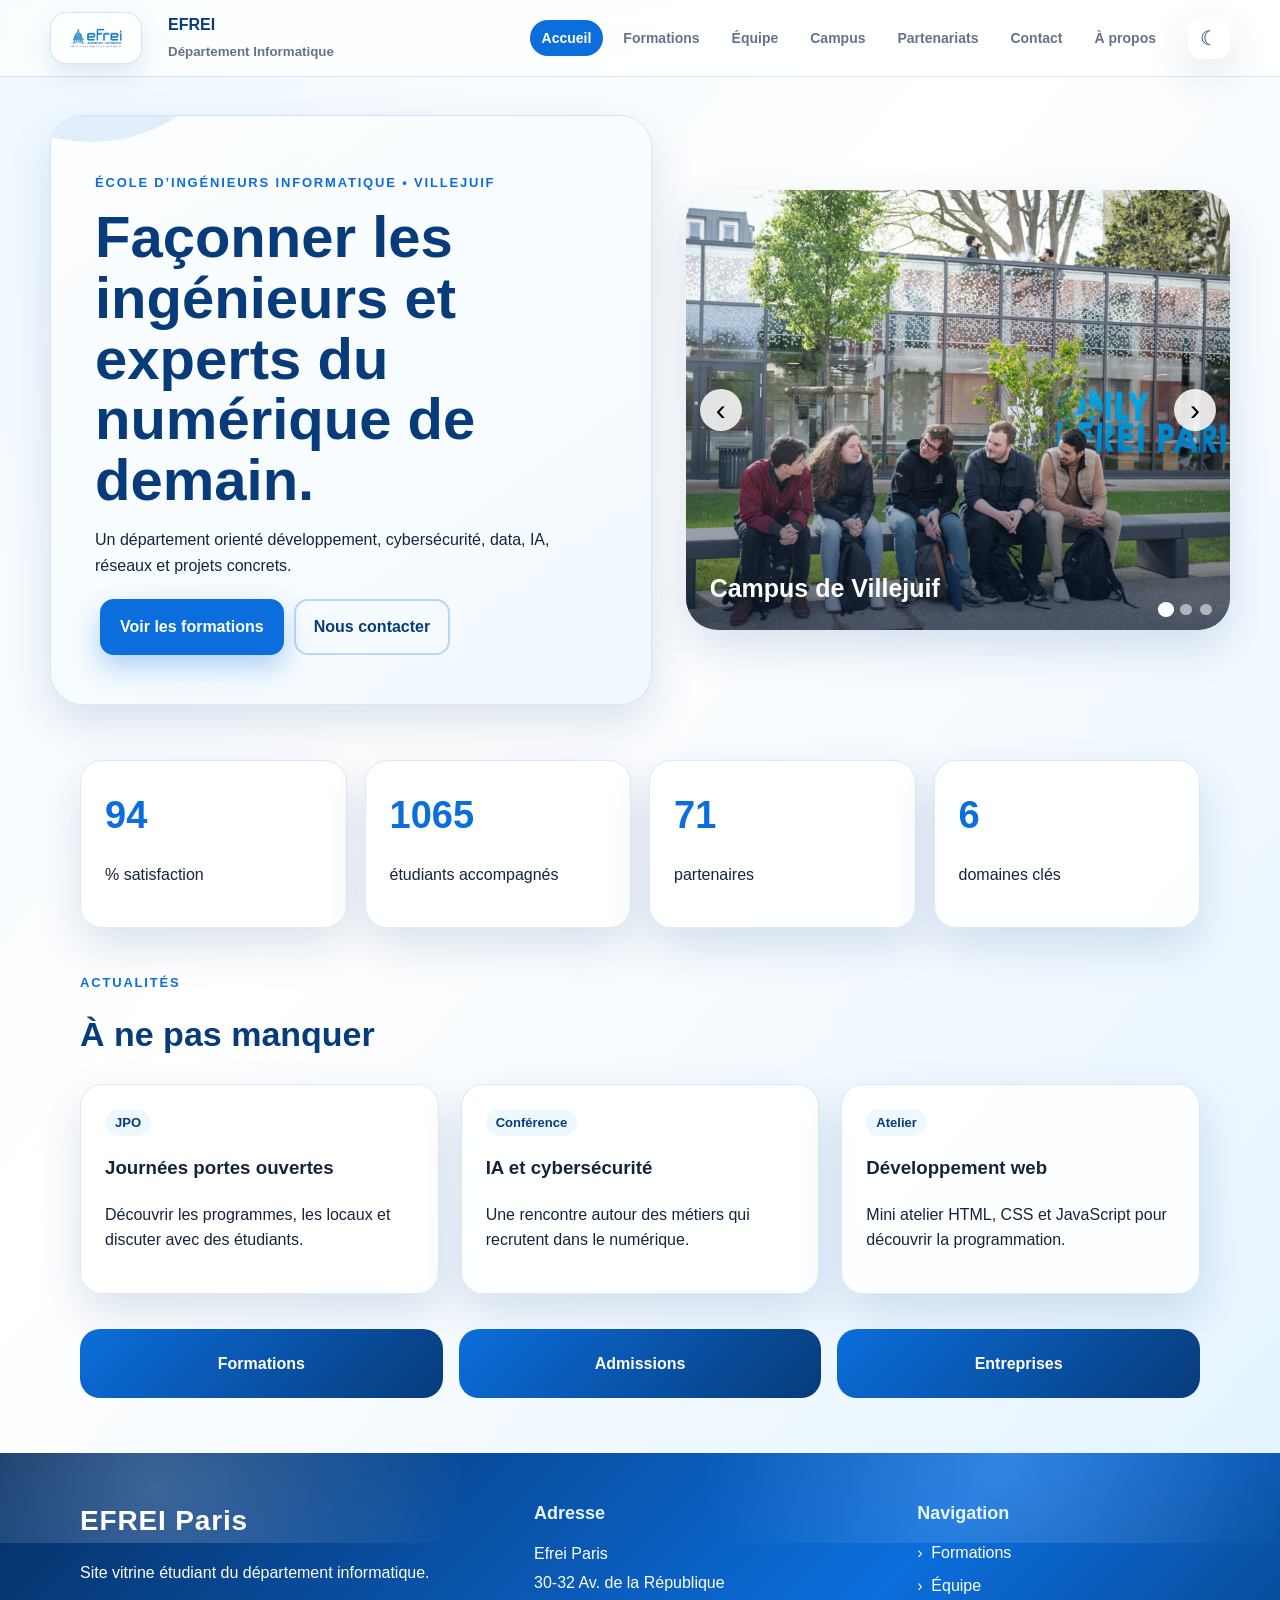
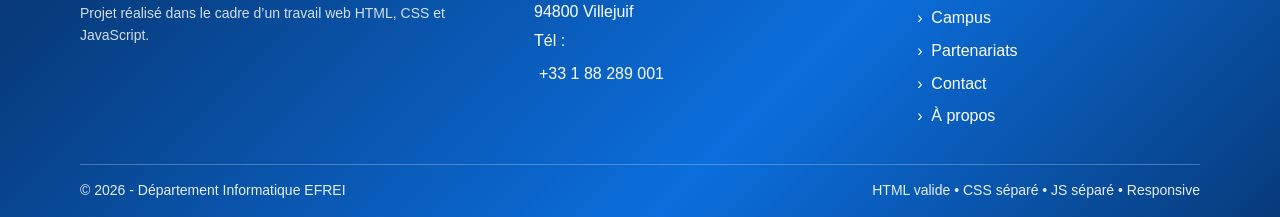
<file: index.html>
<!DOCTYPE html><html lang="fr"><head><meta charset="UTF-8"><meta name="viewport" content="width=device-width, initial-scale=1.0"><meta name="description" content="Accueil - Département informatique EFREI - Département informatique EFREI Paris"><title>Accueil - Département informatique EFREI</title><link rel="stylesheet" href="css/style.css"></head><body><header class="site-header" id="top">
  <nav class="navbar" aria-label="Navigation principale">
    <a class="brand" href="index.html" aria-label="Accueil EFREI informatique">
      <span>EFREI<br><small>Département Informatique</small></span>
    </a>
    <button class="nav-toggle" id="navToggle" aria-label="Ouvrir le menu" aria-expanded="false"><span></span><span></span><span></span></button>
    <ul class="nav-links" id="navLinks">
      <li><a href="index.html">Accueil</a></li>
      <li><a href="formations.html">Formations</a></li>
      <li><a href="equipe.html">Équipe</a></li>
      <li><a href="campus.html">Campus</a></li>
      <li><a href="partenariats.html">Partenariats</a></li>
      <li><a href="contact.html">Contact</a></li>
      <li><a href="apropos.html">À propos</a></li>
    </ul>
    <button class="theme-btn" id="themeBtn" type="button" aria-label="Changer le thème">☾</button>
    <a class="header-logo" href="index.html" aria-label="Logo EFREI Paris">
      <img src="images/logo-efrei.png" alt="Logo EFREI Paris">
    </a>
  </nav>
</header>
<main>
<section class="hero reveal">
  <div class="hero-text">
    <p class="eyebrow">École d’ingénieurs informatique • Villejuif</p>
    <h1>Façonner les ingénieurs et experts du numérique de demain.</h1>
    <p>Un département orienté développement, cybersécurité, data, IA, réseaux et projets concrets.</p>
    <div class="hero-actions"><a class="btn primary" href="formations.html">Voir les formations</a><a class="btn secondary" href="contact.html">Nous contacter</a></div>
  </div>
  <div class="slider" data-slider>
    <div class="slides">
      <figure class="slide active"><img src="images/ecole1.jpg" alt="Campus EFREI"><figcaption>Campus de Villejuif</figcaption></figure>
      <figure class="slide"><img src="images/ecole2.jpg" alt="Étudiants en projet"><figcaption>Projets étudiants</figcaption></figure>
      <figure class="slide"><img src="images/ecole3.jpg" alt="Laboratoire informatique"><figcaption>Labs et événements</figcaption></figure>
    </div>
    <button class="slide-btn prev" type="button" aria-label="Image précédente">‹</button><button class="slide-btn next" type="button" aria-label="Image suivante">›</button>
    <div class="dots" aria-label="Pagination du carrousel"></div>
  </div>
</section>
<section class="container stats reveal"><article><span class="counter" data-target="94">0</span><p>% satisfaction</p></article><article><span class="counter" data-target="1200">0</span><p>étudiants accompagnés</p></article><article><span class="counter" data-target="80">0</span><p>partenaires</p></article><article><span class="counter" data-target="6">0</span><p>domaines clés</p></article></section>
<section class="container reveal"><div class="section-title"><p class="eyebrow">Actualités</p><h2>À ne pas manquer</h2></div><div class="news-grid">
  <article class="news-card"><span>JPO</span><h3>Journées portes ouvertes</h3><p>Découvrir les programmes, les locaux et discuter avec des étudiants.</p></article>
  <article class="news-card"><span>Conférence</span><h3>IA et cybersécurité</h3><p>Une rencontre autour des métiers qui recrutent dans le numérique.</p></article>
  <article class="news-card"><span>Atelier</span><h3>Développement web</h3><p>Mini atelier HTML, CSS et JavaScript pour découvrir la programmation.</p></article>
</div></section>
<section class="container quick reveal"><a href="formations.html">Formations</a><a href="contact.html">Admissions</a><a href="partenariats.html">Entreprises</a></section>
</main><footer class="footer">
  <div class="footer-wave" aria-hidden="true"></div>
  <div class="container footer-grid advanced-footer">
    <div class="footer-brand">
      <p class="footer-logo-text">EFREI Paris</p>
      <p>Site vitrine étudiant du département informatique.</p>
      <p class="footer-small">Projet réalisé dans le cadre d’un travail web HTML, CSS et JavaScript.</p>
    </div>
    <div class="footer-contact">
      <h2>Adresse</h2>
      <address>
        Efrei Paris<br>
        30-32 Av. de la République<br>
        94800 Villejuif<br>
        Tél : <a href="tel:+33188289001">+33 1 88 289 001</a>
      </address>
    </div>
    <div class="footer-links">
      <h2>Navigation</h2>
      <a href="formations.html">Formations</a>
      <a href="equipe.html">Équipe</a>
      <a href="campus.html">Campus</a>
      <a href="partenariats.html">Partenariats</a>
      <a href="contact.html">Contact</a>
      <a href="apropos.html">À propos</a>
    </div>
  </div>
  <div class="container footer-bottom">
    <span>© 2026 - Département Informatique EFREI</span>
    <span>HTML valide • CSS séparé • JS séparé • Responsive</span>
  </div>
</footer><button class="back-top" id="backTop" aria-label="Retour en haut">↑</button><script src="js/script.js"></script></body></html>
</file>
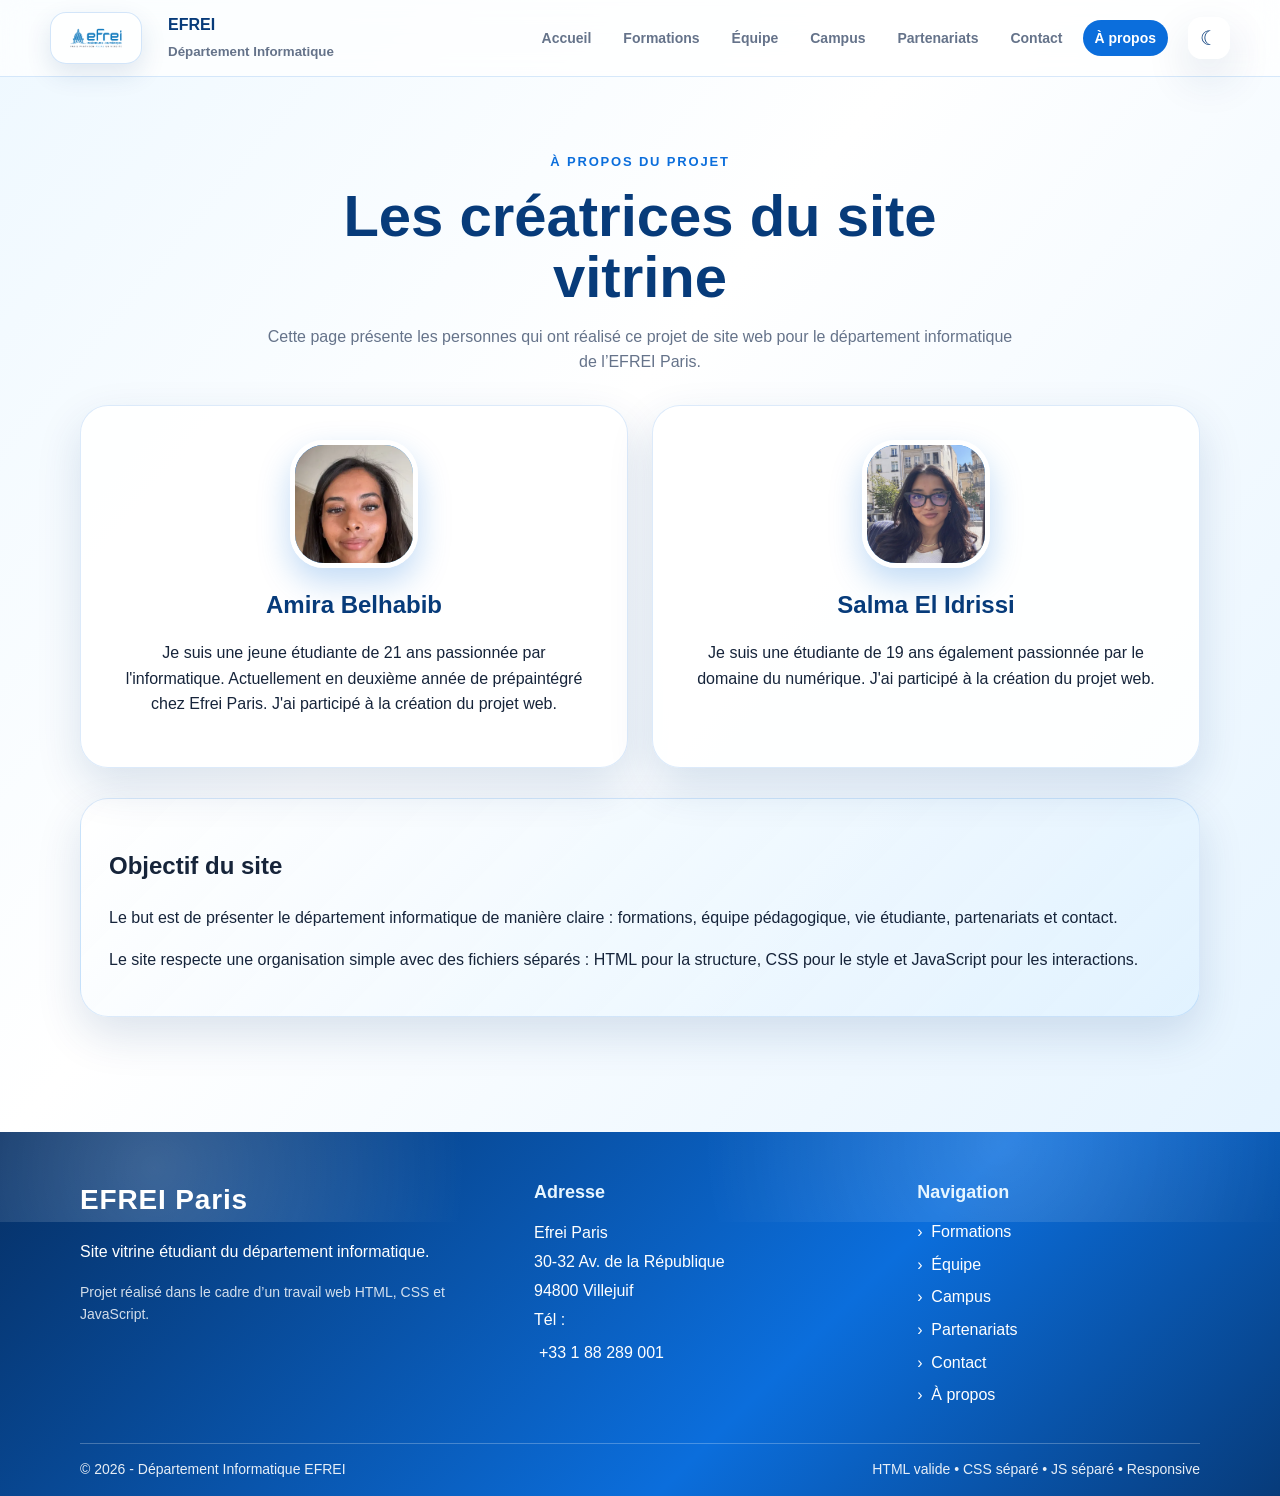
<file: apropos.html>
<!DOCTYPE html>
<html lang="fr">
<head>
  <meta charset="UTF-8">
  <meta name="viewport" content="width=device-width, initial-scale=1.0">
  <meta name="description" content="À propos du projet - Site vitrine du département informatique EFREI Paris">
  <title>À propos - EFREI Informatique</title>
  <link rel="stylesheet" href="css/style.css"> 
</head>
<body>
<header class="site-header" id="top">
  <nav class="navbar" aria-label="Navigation principale">
    <a class="brand" href="index.html" aria-label="Accueil EFREI informatique">
      <span>EFREI<br><small>Département Informatique</small></span>
    </a>
    <button class="nav-toggle" id="navToggle" aria-label="Ouvrir le menu" aria-expanded="false"><span></span><span></span><span></span></button>
    <ul class="nav-links" id="navLinks">
      <li><a href="index.html">Accueil</a></li>
      <li><a href="formations.html">Formations</a></li>
      <li><a href="equipe.html">Équipe</a></li>
      <li><a href="campus.html">Campus</a></li>
      <li><a href="partenariats.html">Partenariats</a></li>
      <li><a href="contact.html">Contact</a></li>
      <li><a href="apropos.html">À propos</a></li>
    </ul>
    <button class="theme-btn" id="themeBtn" type="button" aria-label="Changer le thème">☾</button>
    <a class="header-logo" href="index.html" aria-label="Logo EFREI Paris">
      <img src="images/logo-efrei.png" alt="Logo EFREI Paris">
    </a>
  </nav>
</header>
<main class="page about-page">
  <section class="container reveal">
    <div class="section-title centered-title">
      <p class="eyebrow">À propos du projet</p>
      <h1>Les créatrices du site vitrine</h1>
      <p>Cette page présente les personnes qui ont réalisé ce projet de site web pour le département informatique de l’EFREI Paris.</p>
    </div>

    <div class="creator-grid">
      <article class="creator-card shine">
        <div class="creator-photo"><img src="images/amira-belhabib.png" alt="Photo de Amira Belhabib"></div>
        <h2>Amira Belhabib</h2>
        <p>Je suis une jeune étudiante de 21 ans passionnée par l'informatique. Actuellement en deuxième année de prépaintégré chez Efrei Paris. J'ai participé à la création du projet web.</p>
      </article>

      <article class="creator-card shine">
        <div class="creator-photo"><img src="images/salma-el-idrissi.png" alt="Photo de Salma El Idrissi"></div>
        <h2>Salma El Idrissi</h2>
        <p>Je suis une étudiante de 19 ans également passionnée par le domaine du numérique. J'ai participé à la création du projet web.</p>
      </article>
    </div>

    <section class="project-note reveal">
      <h2>Objectif du site</h2>
      <p>Le but est de présenter le département informatique de manière claire : formations, équipe pédagogique, vie étudiante, partenariats et contact.</p>
      <p>Le site respecte une organisation simple avec des fichiers séparés : HTML pour la structure, CSS pour le style et JavaScript pour les interactions.</p>
    </section>
  </section>
</main>
<footer class="footer">
  <div class="footer-wave" aria-hidden="true"></div>
  <div class="container footer-grid advanced-footer">
    <div class="footer-brand">
      <p class="footer-logo-text">EFREI Paris</p>
      <p>Site vitrine étudiant du département informatique.</p>
      <p class="footer-small">Projet réalisé dans le cadre d’un travail web HTML, CSS et JavaScript.</p>
    </div>
    <div class="footer-contact">
      <h2>Adresse</h2>
      <address>
        Efrei Paris<br>
        30-32 Av. de la République<br>
        94800 Villejuif<br>
        Tél : <a href="tel:+33188289001">+33 1 88 289 001</a>
      </address>
    </div>
    <div class="footer-links">
      <h2>Navigation</h2>
      <a href="formations.html">Formations</a>
      <a href="equipe.html">Équipe</a>
      <a href="campus.html">Campus</a>
      <a href="partenariats.html">Partenariats</a>
      <a href="contact.html">Contact</a>
      <a href="apropos.html">À propos</a>
    </div>
  </div>
  <div class="container footer-bottom">
    <span>© 2026 - Département Informatique EFREI</span>
    <span>HTML valide • CSS séparé • JS séparé • Responsive</span>
  </div>
</footer>
<button class="back-top" id="backTop" aria-label="Retour en haut">↑</button>
<script src="js/script.js"></script>
</body>
</html>
</file>
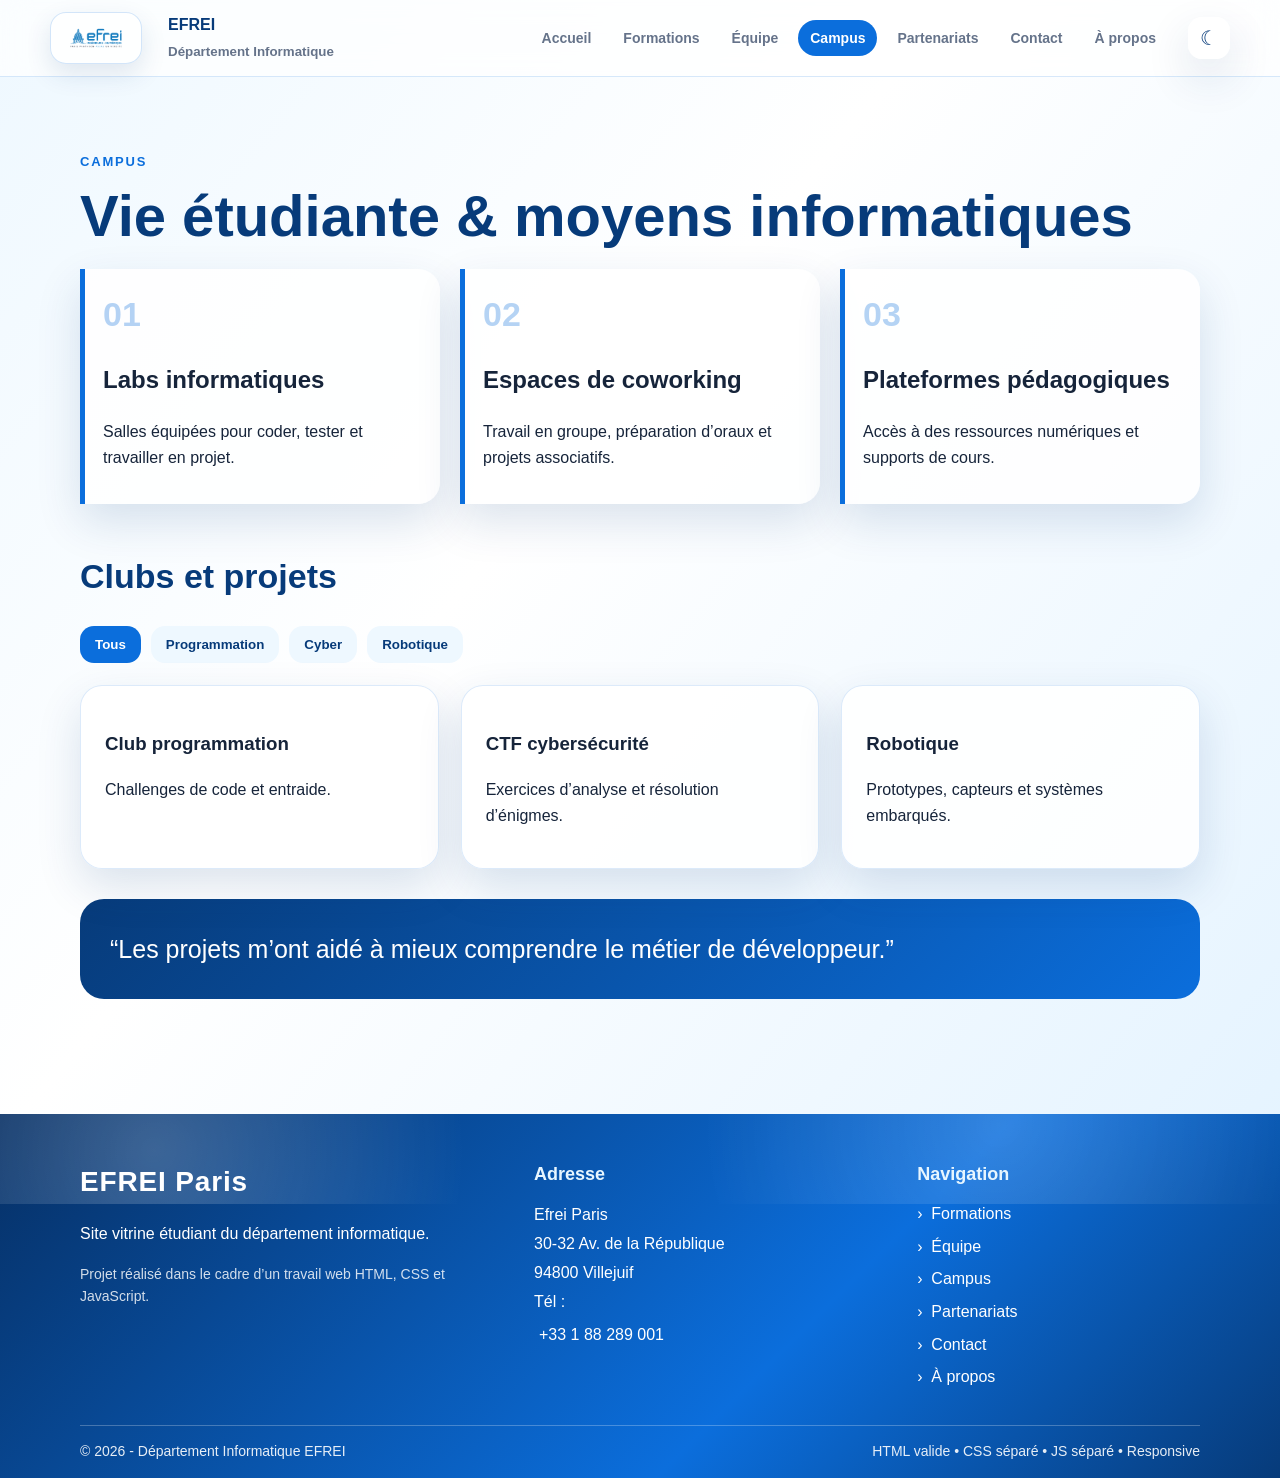
<file: campus.html>
<!DOCTYPE html><html lang="fr"><head><meta charset="UTF-8"><meta name="viewport" content="width=device-width, initial-scale=1.0"><meta name="description" content="Vie étudiante et campus - EFREI - Département informatique EFREI Paris"><title>Vie étudiante et campus - EFREI</title><link rel="stylesheet" href="css/style.css"></head><body><header class="site-header" id="top">
  <nav class="navbar" aria-label="Navigation principale">
    <a class="brand" href="index.html" aria-label="Accueil EFREI informatique">
      <span>EFREI<br><small>Département Informatique</small></span>
    </a>
    <button class="nav-toggle" id="navToggle" aria-label="Ouvrir le menu" aria-expanded="false"><span></span><span></span><span></span></button>
    <ul class="nav-links" id="navLinks">
      <li><a href="index.html">Accueil</a></li>
      <li><a href="formations.html">Formations</a></li>
      <li><a href="equipe.html">Équipe</a></li>
      <li><a href="campus.html">Campus</a></li>
      <li><a href="partenariats.html">Partenariats</a></li>
      <li><a href="contact.html">Contact</a></li>
      <li><a href="apropos.html">À propos</a></li>
    </ul>
    <button class="theme-btn" id="themeBtn" type="button" aria-label="Changer le thème">☾</button>
    <a class="header-logo" href="index.html" aria-label="Logo EFREI Paris">
      <img src="images/logo-efrei.png" alt="Logo EFREI Paris">
    </a>
  </nav>
</header>
<main class="page"><section class="container reveal"><div class="section-title"><p class="eyebrow">Campus</p><h1>Vie étudiante & moyens informatiques</h1></div><div class="timeline"><article><span>01</span><h2>Labs informatiques</h2><p>Salles équipées pour coder, tester et travailler en projet.</p></article><article><span>02</span><h2>Espaces de coworking</h2><p>Travail en groupe, préparation d’oraux et projets associatifs.</p></article><article><span>03</span><h2>Plateformes pédagogiques</h2><p>Accès à des ressources numériques et supports de cours.</p></article></div>
<div class="section-title small"><h2>Clubs et projets</h2></div><div class="project-filter"><button class="filter active" data-filter="all">Tous</button><button class="filter" data-filter="prog">Programmation</button><button class="filter" data-filter="cyber">Cyber</button><button class="filter" data-filter="robot">Robotique</button></div><div class="cards projects"><article class="card project" data-cat="prog"><h3>Club programmation</h3><p>Challenges de code et entraide.</p></article><article class="card project" data-cat="cyber"><h3>CTF cybersécurité</h3><p>Exercices d’analyse et résolution d’énigmes.</p></article><article class="card project" data-cat="robot"><h3>Robotique</h3><p>Prototypes, capteurs et systèmes embarqués.</p></article></div>
<blockquote class="testimonial" id="testimonial">“Les projets m’ont aidé à mieux comprendre le métier de développeur.”</blockquote></section></main><footer class="footer">
  <div class="footer-wave" aria-hidden="true"></div>
  <div class="container footer-grid advanced-footer">
    <div class="footer-brand">
      <p class="footer-logo-text">EFREI Paris</p>
      <p>Site vitrine étudiant du département informatique.</p>
      <p class="footer-small">Projet réalisé dans le cadre d’un travail web HTML, CSS et JavaScript.</p>
    </div>
    <div class="footer-contact">
      <h2>Adresse</h2>
      <address>
        Efrei Paris<br>
        30-32 Av. de la République<br>
        94800 Villejuif<br>
        Tél : <a href="tel:+33188289001">+33 1 88 289 001</a>
      </address>
    </div>
    <div class="footer-links">
      <h2>Navigation</h2>
      <a href="formations.html">Formations</a>
      <a href="equipe.html">Équipe</a>
      <a href="campus.html">Campus</a>
      <a href="partenariats.html">Partenariats</a>
      <a href="contact.html">Contact</a>
      <a href="apropos.html">À propos</a>
    </div>
  </div>
  <div class="container footer-bottom">
    <span>© 2026 - Département Informatique EFREI</span>
    <span>HTML valide • CSS séparé • JS séparé • Responsive</span>
  </div>
</footer><button class="back-top" id="backTop" aria-label="Retour en haut">↑</button><script src="js/script.js"></script></body></html>
</file>
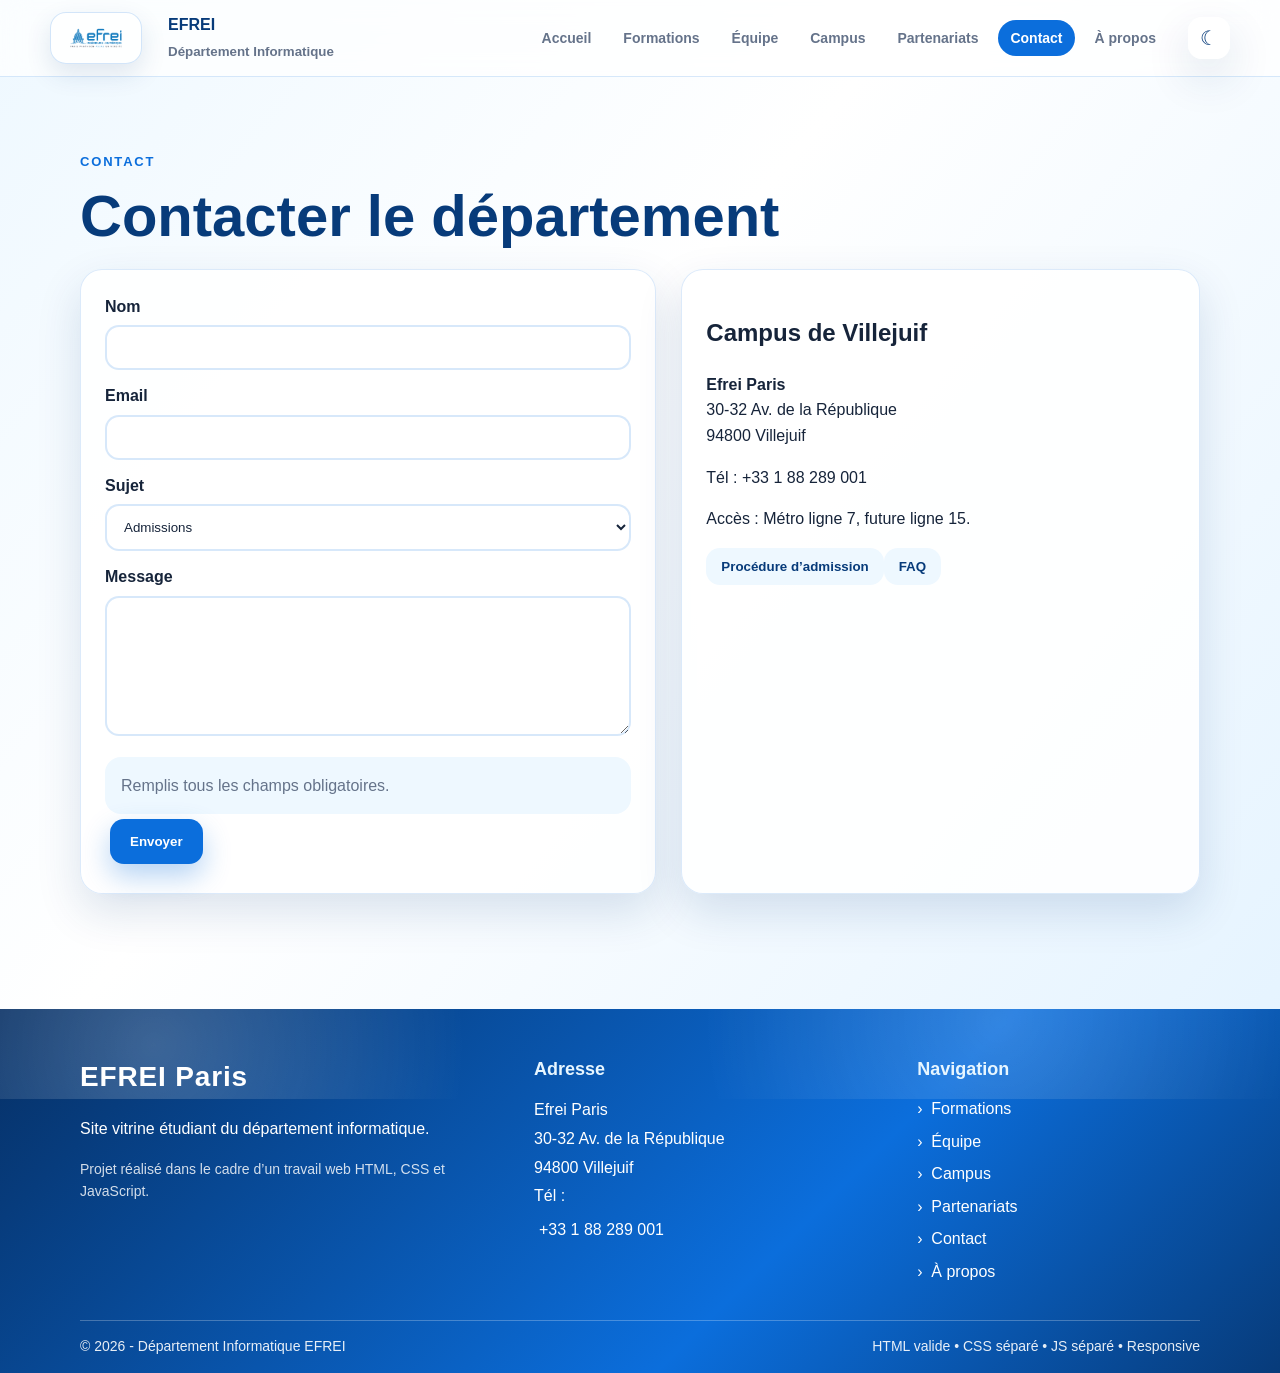
<file: contact.html>
<!DOCTYPE html><html lang="fr"><head><meta charset="UTF-8"><meta name="viewport" content="width=device-width, initial-scale=1.0"><meta name="description" content="Contact & admissions - EFREI - Département informatique EFREI Paris"><title>Contact & admissions - EFREI</title><link rel="stylesheet" href="css/style.css"></head><body><header class="site-header" id="top">
  <nav class="navbar" aria-label="Navigation principale">
    <a class="brand" href="index.html" aria-label="Accueil EFREI informatique">
      <span>EFREI<br><small>Département Informatique</small></span>
    </a> 
    <button class="nav-toggle" id="navToggle" aria-label="Ouvrir le menu" aria-expanded="false"><span></span><span></span><span></span></button>
    <ul class="nav-links" id="navLinks">
      <li><a href="index.html">Accueil</a></li>
      <li><a href="formations.html">Formations</a></li>
      <li><a href="equipe.html">Équipe</a></li>
      <li><a href="campus.html">Campus</a></li>
      <li><a href="partenariats.html">Partenariats</a></li>
      <li><a href="contact.html">Contact</a></li>
      <li><a href="apropos.html">À propos</a></li>
    </ul>
    <button class="theme-btn" id="themeBtn" type="button" aria-label="Changer le thème">☾</button>
    <a class="header-logo" href="index.html" aria-label="Logo EFREI Paris">
      <img src="images/logo-efrei.png" alt="Logo EFREI Paris">
    </a>
  </nav>
</header>
<main class="page"><section class="container reveal"><div class="section-title"><p class="eyebrow">Contact</p><h1>Contacter le département</h1></div><div class="contact-layout"><form class="contact-form" id="contactForm" action="mailto:admissions@efrei.fr" method="post" enctype="text/plain" novalidate><label>Nom<input type="text" name="nom" id="nom" required minlength="2"></label><label>Email<input type="email" name="email" id="email" required></label><label>Sujet<select name="sujet" id="sujet"><option>Admissions</option><option>Formations</option><option>Alternance</option><option>Autre</option></select></label><label>Message<textarea name="message" id="message" required minlength="10"></textarea></label><div class="form-status" id="formStatus">Remplis tous les champs obligatoires.</div><button class="btn primary" type="submit">Envoyer</button></form><aside class="contact-card"><h2>Campus de Villejuif</h2><p><strong>Efrei Paris</strong><br>30-32 Av. de la République<br>94800 Villejuif</p><p>Tél : <a href="tel:+33188289001">+33 1 88 289 001</a></p><p>Accès : Métro ligne 7, future ligne 15.</p><div class="accordion"><button>Procédure d’admission</button><div><p>Post-bac via Parcoursup, Concours Puissance Alpha, admissions parallèles selon profil.</p></div><button>FAQ</button><div><p>Les questions fréquentes concernent les programmes, le coût, l’alternance et la vie de campus.</p></div></div></aside></div></section></main><footer class="footer">
  <div class="footer-wave" aria-hidden="true"></div>
  <div class="container footer-grid advanced-footer">
    <div class="footer-brand">
      <p class="footer-logo-text">EFREI Paris</p>
      <p>Site vitrine étudiant du département informatique.</p>
      <p class="footer-small">Projet réalisé dans le cadre d’un travail web HTML, CSS et JavaScript.</p>
    </div>
    <div class="footer-contact">
      <h2>Adresse</h2>
      <address>
        Efrei Paris<br>
        30-32 Av. de la République<br>
        94800 Villejuif<br>
        Tél : <a href="tel:+33188289001">+33 1 88 289 001</a>
      </address>
    </div>
    <div class="footer-links">
      <h2>Navigation</h2>
      <a href="formations.html">Formations</a>
      <a href="equipe.html">Équipe</a>
      <a href="campus.html">Campus</a>
      <a href="partenariats.html">Partenariats</a>
      <a href="contact.html">Contact</a>
      <a href="apropos.html">À propos</a>
    </div>
  </div>
  <div class="container footer-bottom">
    <span>© 2026 - Département Informatique EFREI</span>
    <span>HTML valide • CSS séparé • JS séparé • Responsive</span>
  </div>
</footer><button class="back-top" id="backTop" aria-label="Retour en haut">↑</button><script src="js/script.js"></script></body></html>
</file>
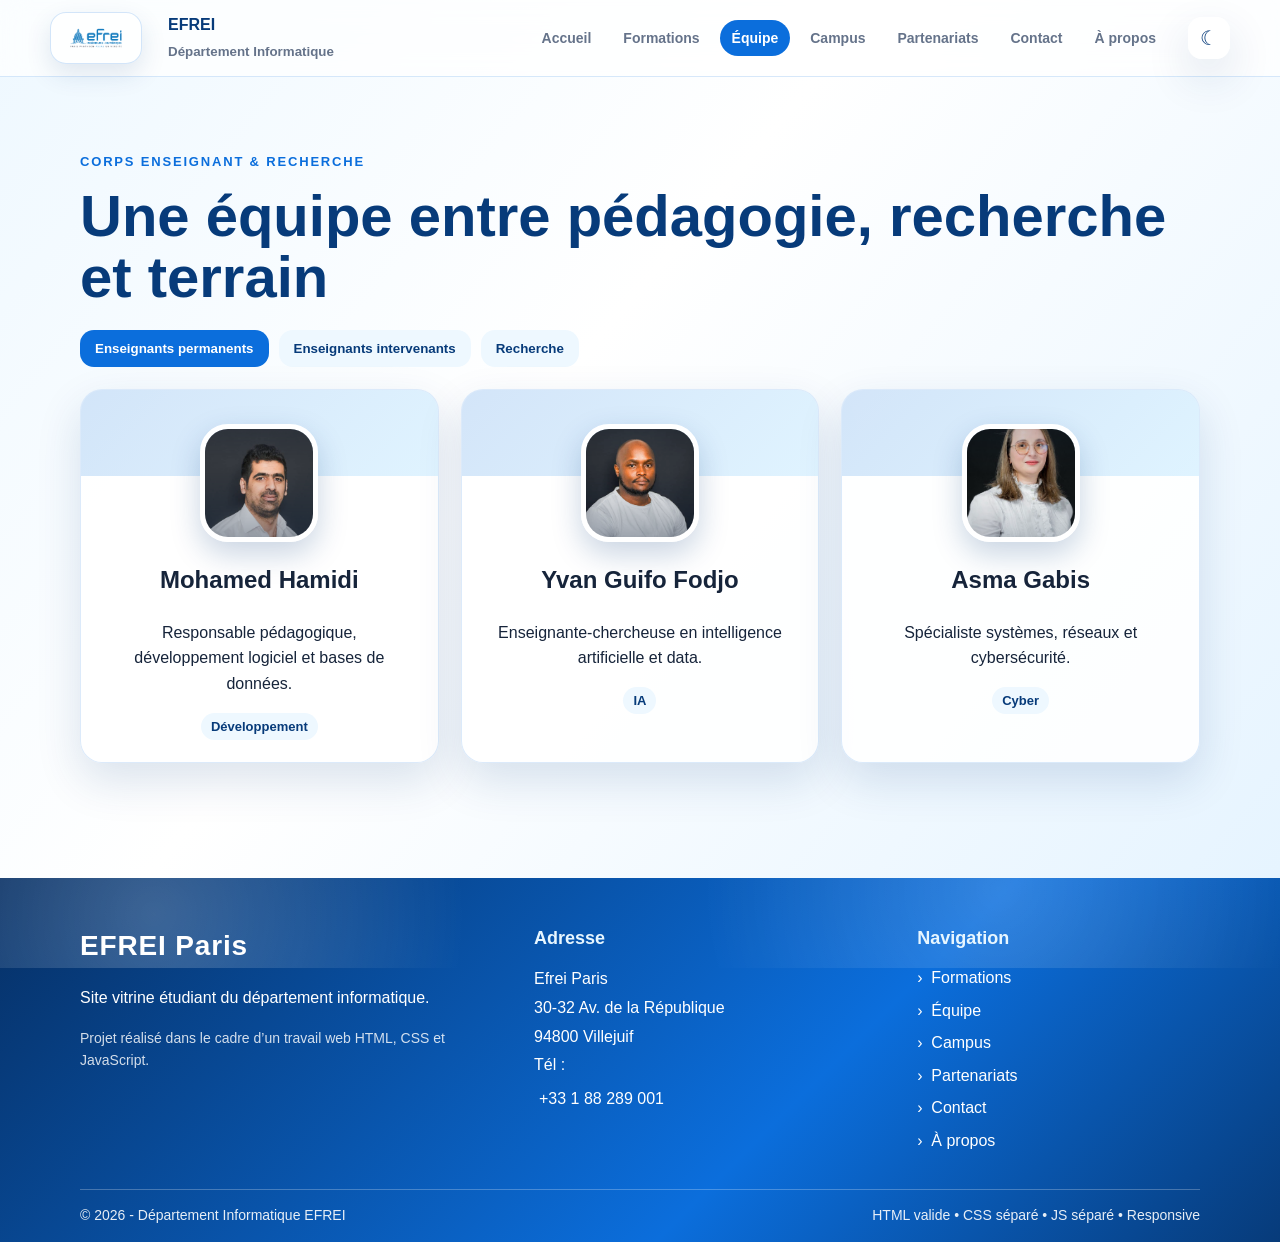
<file: equipe.html>
<!DOCTYPE html><html lang="fr"><head><meta charset="UTF-8"><meta name="viewport" content="width=device-width, initial-scale=1.0"><meta name="description" content="Équipe - EFREI Informatique - Département informatique EFREI Paris"><title>Équipe - EFREI Informatique</title><link rel="stylesheet" href="css/style.css"></head><body><header class="site-header" id="top">
  <nav class="navbar" aria-label="Navigation principale">
    <a class="brand" href="index.html" aria-label="Accueil EFREI informatique">
      <span>EFREI<br><small>Département Informatique</small></span>
    </a>
    <button class="nav-toggle" id="navToggle" aria-label="Ouvrir le menu" aria-expanded="false"><span></span><span></span><span></span></button>
    <ul class="nav-links" id="navLinks">
      <li><a href="index.html">Accueil</a></li>
      <li><a href="formations.html">Formations</a></li>
      <li><a href="equipe.html">Équipe</a></li>
      <li><a href="campus.html">Campus</a></li>
      <li><a href="partenariats.html">Partenariats</a></li>
      <li><a href="contact.html">Contact</a></li>
      <li><a href="apropos.html">À propos</a></li>
    </ul>
    <button class="theme-btn" id="themeBtn" type="button" aria-label="Changer le thème">☾</button>
    <a class="header-logo" href="index.html" aria-label="Logo EFREI Paris">
      <img src="images/logo-efrei.png" alt="Logo EFREI Paris">
    </a>
  </nav>
</header>
<main class="page"><section class="container reveal"><div class="section-title"><p class="eyebrow">Corps enseignant & recherche</p><h1>Une équipe entre pédagogie, recherche et terrain</h1></div>
<div class="tabs" role="tablist"><button class="tab active" data-tab="permanents">Enseignants permanents</button><button class="tab" data-tab="intervenants">Enseignants intervenants</button><button class="tab" data-tab="recherche">Recherche</button></div>
<div class="tab-panel active" id="permanents">
  <div class="cards teacher-grid">
    <article class="teacher-card">
      <img class="teacher-photo" src="images/mohamed_hamidi.png" alt="Photo de Mohamed Hamidi">
      <h2>Mohamed Hamidi</h2>
      <p>Responsable pédagogique, développement logiciel et bases de données.</p>
      <span>Développement</span>
    </article>
    <article class="teacher-card">
      <img class="teacher-photo" src="images/yvanguifo.png" alt="Photo de Yvan Guifo Fodjo">
      <h2>Yvan Guifo Fodjo</h2>
      <p>Enseignante-chercheuse en intelligence artificielle et data.</p>
      <span>IA</span>
    </article>
    <article class="teacher-card">
      <img class="teacher-photo" src="images/asmagabis.png" alt="Photo de Asma Gabis">
      <h2>Asma Gabis</h2>
      <p>Spécialiste systèmes, réseaux et cybersécurité.</p>
      <span>Cyber</span>
    </article>
  </div>
</div>
<div class="tab-panel" id="intervenants">
  <div class="cards teacher-grid">
    <article class="teacher-card">
      <img class="teacher-photo" src="images/prof-nicolas-petit.jpg" alt="Photo de N. Petit">
      <h2>N. Petit</h2>
      <p>Ingénieur DevOps, intervient sur cloud, CI/CD et qualité logicielle.</p>
      <span>Cloud</span>
    </article>
    <article class="teacher-card">
      <img class="teacher-photo" src="images/prof-claire-dubois.jpg" alt="Photo de C. Dubois">
      <h2>C. Dubois</h2>
      <p>Développeuse full-stack, encadre les projets web et mobile.</p>
      <span>Web</span>
    </article>
  </div>
</div>
<div class="tab-panel" id="recherche"><div class="expertise-grid"><button data-info="IA générative, vision, classification et aide à la décision.">Intelligence Artificielle</button><button data-info="Infrastructure, virtualisation, déploiement et supervision.">Cloud Computing</button><button data-info="Sécurité offensive/défensive, CTF et sensibilisation.">Cyberdéfense</button><button data-info="Traitement de grands volumes de données et visualisation.">Big Data</button></div><p class="info-box" id="expertiseInfo">Clique sur un domaine pour afficher une courte description.</p></div>
</section></main><footer class="footer">
  <div class="footer-wave" aria-hidden="true"></div>
  <div class="container footer-grid advanced-footer">
    <div class="footer-brand">
      <p class="footer-logo-text">EFREI Paris</p>
      <p>Site vitrine étudiant du département informatique.</p>
      <p class="footer-small">Projet réalisé dans le cadre d’un travail web HTML, CSS et JavaScript.</p>
    </div>
    <div class="footer-contact">
      <h2>Adresse</h2>
      <address>
        Efrei Paris<br>
        30-32 Av. de la République<br>
        94800 Villejuif<br>
        Tél : <a href="tel:+33188289001">+33 1 88 289 001</a>
      </address>
    </div>
    <div class="footer-links">
      <h2>Navigation</h2>
      <a href="formations.html">Formations</a>
      <a href="equipe.html">Équipe</a>
      <a href="campus.html">Campus</a>
      <a href="partenariats.html">Partenariats</a>
      <a href="contact.html">Contact</a>
      <a href="apropos.html">À propos</a>
    </div>
  </div>
  <div class="container footer-bottom">
    <span>© 2026 - Département Informatique EFREI</span>
    <span>HTML valide • CSS séparé • JS séparé • Responsive</span>
  </div>
</footer><button class="back-top" id="backTop" aria-label="Retour en haut">↑</button><script src="js/script.js"></script></body></html>
</file>
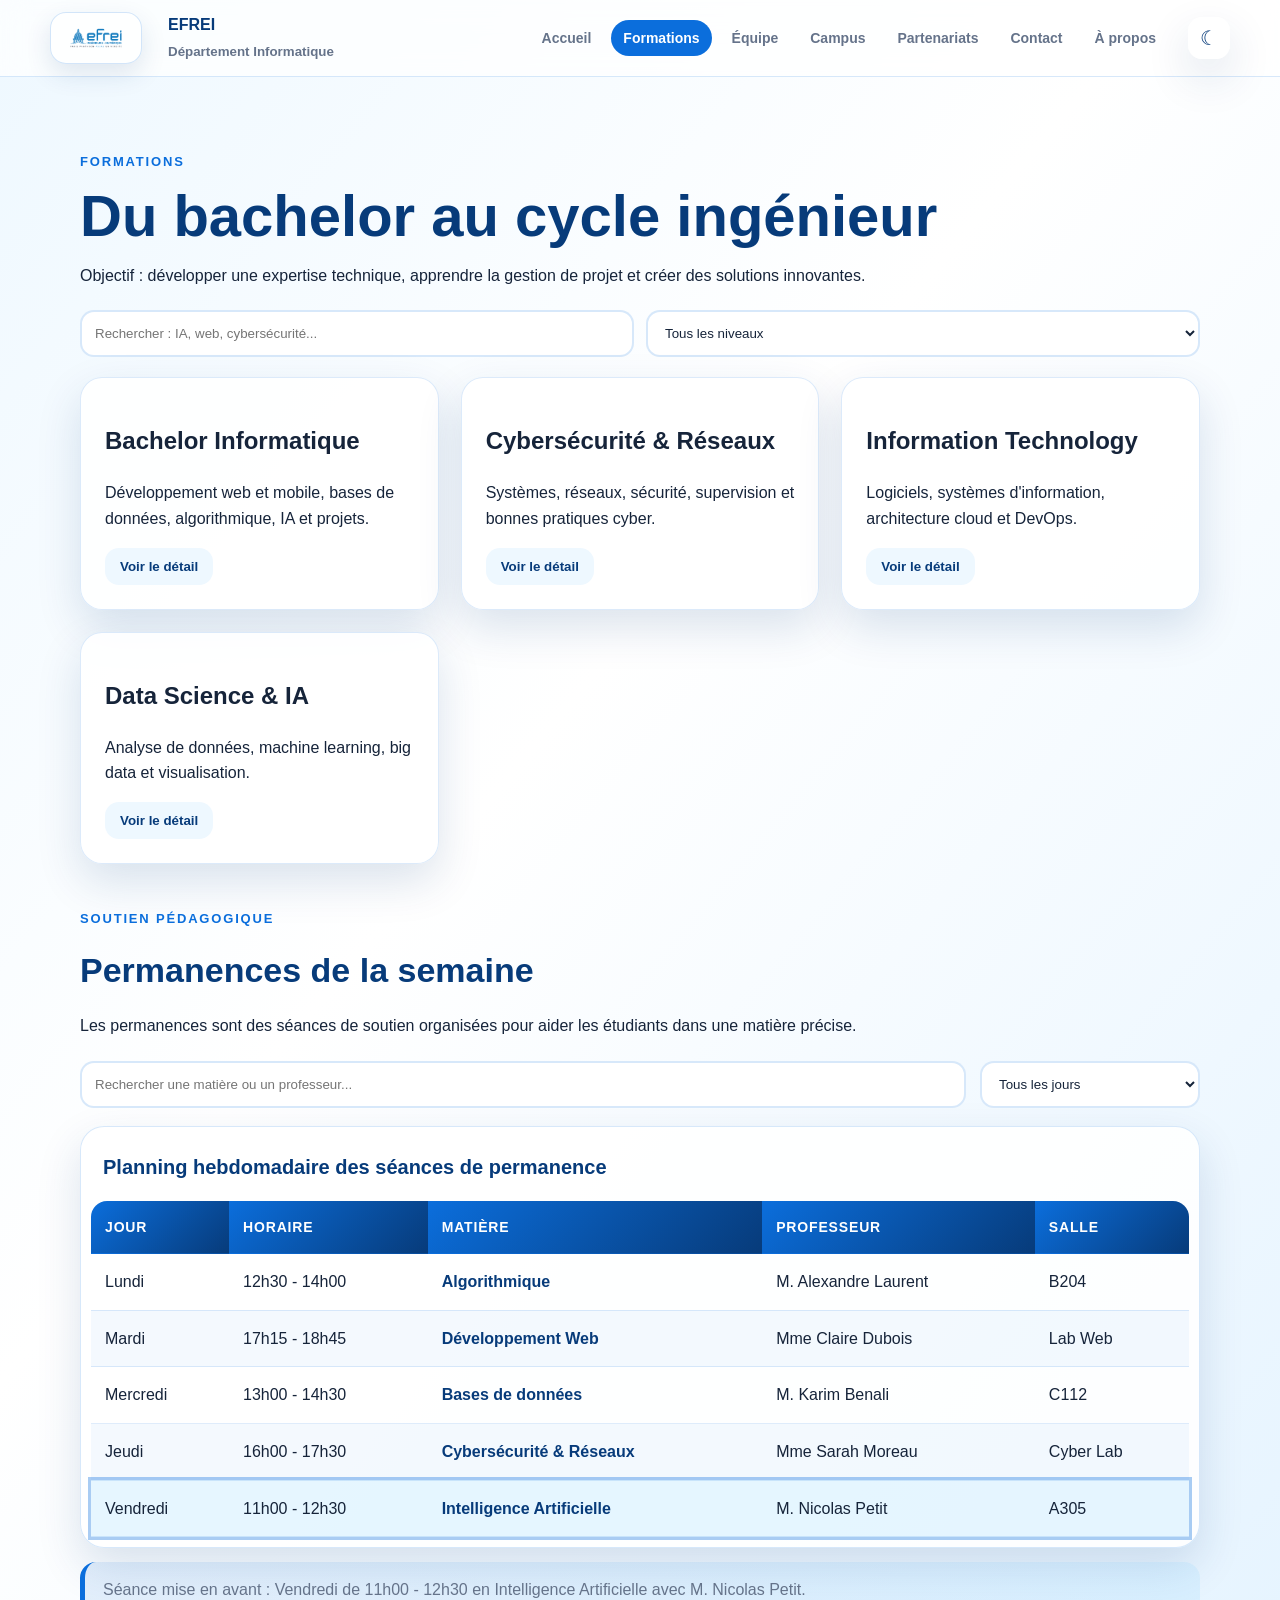
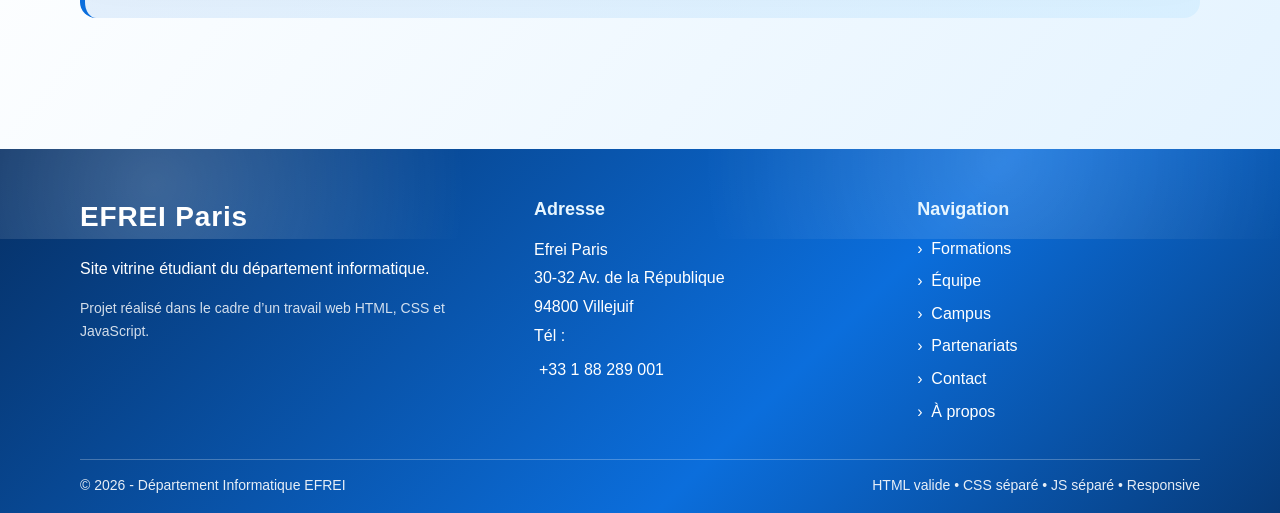
<file: formations.html>
<!DOCTYPE html><html lang="fr"><head><meta charset="UTF-8"><meta name="viewport" content="width=device-width, initial-scale=1.0"><meta name="description" content="Formations - EFREI Informatique - Département informatique EFREI Paris"><title>Formations - EFREI Informatique</title><link rel="stylesheet" href="css/style.css"></head><body><header class="site-header" id="top">
  <nav class="navbar" aria-label="Navigation principale">
    <a class="brand" href="index.html" aria-label="Accueil EFREI informatique">
      <span>EFREI<br><small>Département Informatique</small></span>
    </a>
    <button class="nav-toggle" id="navToggle" aria-label="Ouvrir le menu" aria-expanded="false"><span></span><span></span><span></span></button>
    <ul class="nav-links" id="navLinks">
      <li><a href="index.html">Accueil</a></li>
      <li><a href="formations.html">Formations</a></li>
      <li><a href="equipe.html">Équipe</a></li>
      <li><a href="campus.html">Campus</a></li>
      <li><a href="partenariats.html">Partenariats</a></li>
      <li><a href="contact.html">Contact</a></li>
      <li><a href="apropos.html">À propos</a></li>
    </ul>
    <button class="theme-btn" id="themeBtn" type="button" aria-label="Changer le thème">☾</button>
    <a class="header-logo" href="index.html" aria-label="Logo EFREI Paris">
      <img src="images/logo-efrei.png" alt="Logo EFREI Paris">
    </a>
  </nav>
</header>
<main class="page"><section class="container reveal"><div class="section-title"><p class="eyebrow">Formations</p><h1>Du bachelor au cycle ingénieur</h1><p>Objectif : développer une expertise technique, apprendre la gestion de projet et créer des solutions innovantes.</p></div>
<div class="toolbar"><input id="formationSearch" type="search" placeholder="Rechercher : IA, web, cybersécurité..."><select id="niveauFilter"><option value="all">Tous les niveaux</option><option value="bachelor">Bachelor</option><option value="ingenieur">Cycle ingénieur</option></select></div>
<div class="cards formation-list">
<article class="card formation-card" data-niveau="bachelor" data-keywords="web ia base données developpeur"><h2>Bachelor Informatique</h2><p>Développement web et mobile, bases de données, algorithmique, IA et projets.</p><button class="more-btn">Voir le détail</button><div class="more-content"><ul><li>Modalités : initiale ou alternance</li><li>Débouchés : développeur full-stack, consultant SI</li><li>Compétences : front-end, back-end, gestion de projet</li></ul></div></article>
<article class="card formation-card" data-niveau="bachelor" data-keywords="cybersecurite reseaux administrateur"><h2>Cybersécurité & Réseaux</h2><p>Systèmes, réseaux, sécurité, supervision et bonnes pratiques cyber.</p><button class="more-btn">Voir le détail</button><div class="more-content"><ul><li>CTF et audits simples</li><li>Administration systèmes</li><li>Débouchés : admin réseau, technicien cyber</li></ul></div></article>
<article class="card formation-card" data-niveau="ingenieur" data-keywords="logiciels si cloud devops"><h2>Information Technology</h2><p>Logiciels, systèmes d'information, architecture cloud et DevOps.</p><button class="more-btn">Voir le détail</button><div class="more-content"><ul><li>Projets de fin d’études</li><li>Stages longs en entreprise</li><li>Métiers : ingénieur logiciel, DevOps</li></ul></div></article>
<article class="card formation-card" data-niveau="ingenieur" data-keywords="data science intelligence artificielle machine learning big data"><h2>Data Science & IA</h2><p>Analyse de données, machine learning, big data et visualisation.</p><button class="more-btn">Voir le détail</button><div class="more-content"><ul><li>Python, data, modèles IA</li><li>Projets avec jeux de données</li><li>Métiers : data scientist, ML engineer</li></ul></div></article>
</div><p class="empty" id="emptyFormations">Aucune formation trouvée.</p></section>

<section class="container reveal permanence-section" id="permanences">
  <div class="section-title">
    <p class="eyebrow">Soutien pédagogique</p>
    <h2>Permanences de la semaine</h2>
    <p>Les permanences sont des séances de soutien organisées pour aider les étudiants dans une matière précise.</p>
  </div>

  <div class="permanence-tools">
    <input id="permanenceSearch" type="search" placeholder="Rechercher une matière ou un professeur...">
    <select id="jourFilter" aria-label="Filtrer par jour">
      <option value="all">Tous les jours</option>
      <option value="lundi">Lundi</option>
      <option value="mardi">Mardi</option>
      <option value="mercredi">Mercredi</option>
      <option value="jeudi">Jeudi</option>
      <option value="vendredi">Vendredi</option>
    </select>
  </div>

  <div class="table-wrapper">
    <table class="permanence-table">
      <caption>Planning hebdomadaire des séances de permanence</caption>
      <thead>
        <tr>
          <th scope="col">Jour</th>
          <th scope="col">Horaire</th>
          <th scope="col">Matière</th>
          <th scope="col">Professeur</th>
          <th scope="col">Salle</th>
        </tr>
      </thead>
      <tbody>
        <tr data-jour="lundi" data-keywords="algorithmique alexandre laurent algo">
          <td>Lundi</td>
          <td>12h30 - 14h00</td>
          <td>Algorithmique</td>
          <td>M. Alexandre Laurent</td>
          <td>B204</td>
        </tr>
        <tr data-jour="mardi" data-keywords="developpement web claire dubois html css javascript">
          <td>Mardi</td>
          <td>17h15 - 18h45</td>
          <td>Développement Web</td>
          <td>Mme Claire Dubois</td>
          <td>Lab Web</td>
        </tr>
        <tr data-jour="mercredi" data-keywords="bases de donnees sql karim benali">
          <td>Mercredi</td>
          <td>13h00 - 14h30</td>
          <td>Bases de données</td>
          <td>M. Karim Benali</td>
          <td>C112</td>
        </tr>
        <tr data-jour="jeudi" data-keywords="cybersecurite reseaux sarah moreau securite">
          <td>Jeudi</td>
          <td>16h00 - 17h30</td>
          <td>Cybersécurité & Réseaux</td>
          <td>Mme Sarah Moreau</td>
          <td>Cyber Lab</td>
        </tr>
        <tr data-jour="vendredi" data-keywords="intelligence artificielle ia machine learning nicolas petit">
          <td>Vendredi</td>
          <td>11h00 - 12h30</td>
          <td>Intelligence Artificielle</td>
          <td>M. Nicolas Petit</td>
          <td>A305</td>
        </tr>
      </tbody>
    </table>
  </div>
  <p class="empty" id="emptyPermanences">Aucune permanence trouvée.</p>
  <p class="permanence-note" id="nextPermanence">Astuce : utilisez la recherche pour trouver rapidement une matière.</p>
</section>
</main><footer class="footer">
  <div class="footer-wave" aria-hidden="true"></div>
  <div class="container footer-grid advanced-footer">
    <div class="footer-brand">
      <p class="footer-logo-text">EFREI Paris</p>
      <p>Site vitrine étudiant du département informatique.</p>
      <p class="footer-small">Projet réalisé dans le cadre d’un travail web HTML, CSS et JavaScript.</p>
    </div>
    <div class="footer-contact">
      <h2>Adresse</h2>
      <address>
        Efrei Paris<br>
        30-32 Av. de la République<br>
        94800 Villejuif<br>
        Tél : <a href="tel:+33188289001">+33 1 88 289 001</a>
      </address>
    </div>
    <div class="footer-links">
      <h2>Navigation</h2>
      <a href="formations.html">Formations</a>
      <a href="equipe.html">Équipe</a>
      <a href="campus.html">Campus</a>
      <a href="partenariats.html">Partenariats</a>
      <a href="contact.html">Contact</a>
      <a href="apropos.html">À propos</a>
    </div>
  </div>
  <div class="container footer-bottom">
    <span>© 2026 - Département Informatique EFREI</span>
    <span>HTML valide • CSS séparé • JS séparé • Responsive</span>
  </div>
</footer><button class="back-top" id="backTop" aria-label="Retour en haut">↑</button><script src="js/script.js"></script></body></html>
</file>
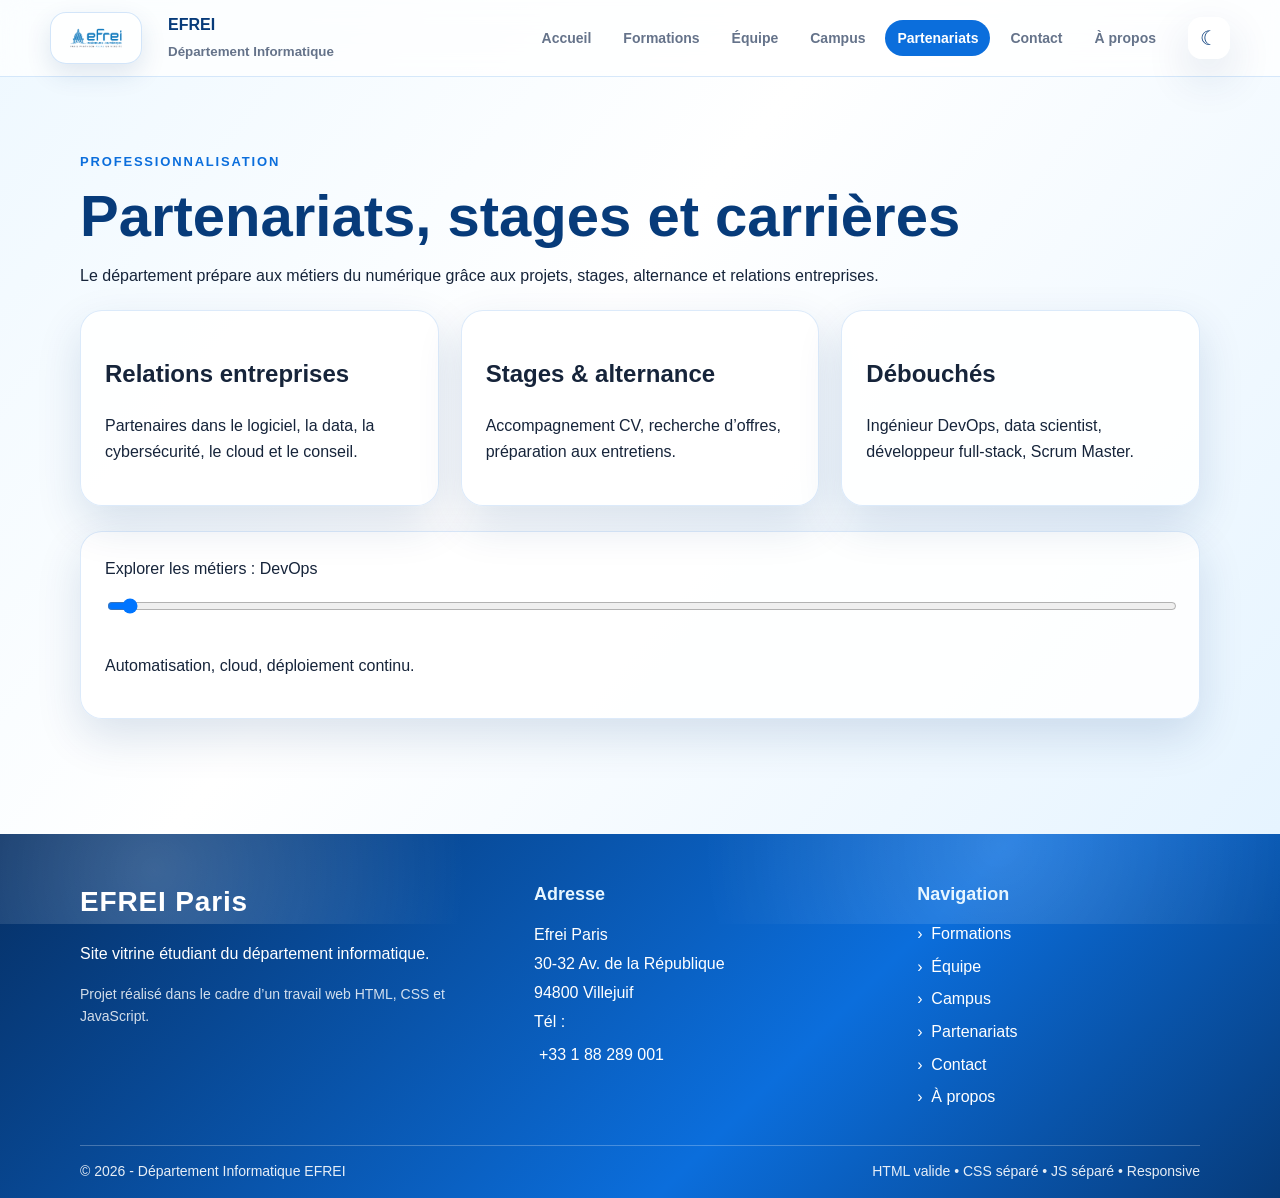
<file: partenariats.html>
<!DOCTYPE html><html lang="fr"><head><meta charset="UTF-8"><meta name="viewport" content="width=device-width, initial-scale=1.0"><meta name="description" content="Partenariats - EFREI Informatique - Département informatique EFREI Paris"><title>Partenariats - EFREI Informatique</title><link rel="stylesheet" href="css/style.css"></head><body><header class="site-header" id="top">
  <nav class="navbar" aria-label="Navigation principale">
    <a class="brand" href="index.html" aria-label="Accueil EFREI informatique">
      <span>EFREI<br><small>Département Informatique</small></span>
    </a>
    <button class="nav-toggle" id="navToggle" aria-label="Ouvrir le menu" aria-expanded="false"><span></span><span></span><span></span></button>
    <ul class="nav-links" id="navLinks">
      <li><a href="index.html">Accueil</a></li>
      <li><a href="formations.html">Formations</a></li>
      <li><a href="equipe.html">Équipe</a></li>
      <li><a href="campus.html">Campus</a></li>
      <li><a href="partenariats.html">Partenariats</a></li>
      <li><a href="contact.html">Contact</a></li>
      <li><a href="apropos.html">À propos</a></li>
    </ul>
    <button class="theme-btn" id="themeBtn" type="button" aria-label="Changer le thème">☾</button>
    <a class="header-logo" href="index.html" aria-label="Logo EFREI Paris">
      <img src="images/logo-efrei.png" alt="Logo EFREI Paris">
    </a>
  </nav>
</header>
<main class="page"><section class="container reveal"><div class="section-title"><p class="eyebrow">Professionnalisation</p><h1>Partenariats, stages et carrières</h1><p>Le département prépare aux métiers du numérique grâce aux projets, stages, alternance et relations entreprises.</p></div>
<div class="cards"><article class="card shine"><h2>Relations entreprises</h2><p>Partenaires dans le logiciel, la data, la cybersécurité, le cloud et le conseil.</p></article><article class="card shine"><h2>Stages & alternance</h2><p>Accompagnement CV, recherche d’offres, préparation aux entretiens.</p></article><article class="card shine"><h2>Débouchés</h2><p>Ingénieur DevOps, data scientist, développeur full-stack, Scrum Master.</p></article></div>
<div class="salary-box"><label for="jobRange">Explorer les métiers : <span id="jobLabel">DevOps</span></label><input id="jobRange" type="range" min="0" max="3" value="0"><p id="jobText">Automatisation, cloud, déploiement continu.</p></div></section></main><footer class="footer">
  <div class="footer-wave" aria-hidden="true"></div>
  <div class="container footer-grid advanced-footer">
    <div class="footer-brand">
      <p class="footer-logo-text">EFREI Paris</p>
      <p>Site vitrine étudiant du département informatique.</p>
      <p class="footer-small">Projet réalisé dans le cadre d’un travail web HTML, CSS et JavaScript.</p>
    </div>
    <div class="footer-contact">
      <h2>Adresse</h2>
      <address>
        Efrei Paris<br>
        30-32 Av. de la République<br>
        94800 Villejuif<br>
        Tél : <a href="tel:+33188289001">+33 1 88 289 001</a>
      </address>
    </div>
    <div class="footer-links">
      <h2>Navigation</h2>
      <a href="formations.html">Formations</a>
      <a href="equipe.html">Équipe</a>
      <a href="campus.html">Campus</a>
      <a href="partenariats.html">Partenariats</a>
      <a href="contact.html">Contact</a>
      <a href="apropos.html">À propos</a>
    </div>
  </div>
  <div class="container footer-bottom">
    <span>© 2026 - Département Informatique EFREI</span>
    <span>HTML valide • CSS séparé • JS séparé • Responsive</span>
  </div>
</footer><button class="back-top" id="backTop" aria-label="Retour en haut">↑</button><script src="js/script.js"></script></body></html>
</file>
<file: css/style.css>
:root{--light:#eef8ff;--blue:#0b6edc;--blue2:#073b7a;--dark:#07172e;--white:#fff;--text:#16243a;--muted:#65738a;--card:rgba(255,255,255,.88);--shadow:0 18px 45px rgba(7,59,122,.14);--radius:22px}*{box-sizing:border-box}html{scroll-behavior:smooth}body{margin:0;font-family:Arial,Helvetica,sans-serif;background:linear-gradient(130deg,#eef8ff 0%,#fff 38%,#dff1ff 100%);color:var(--text);line-height:1.6;min-height:100vh}body.dark{--light:#08162b;--white:#10213d;--text:#edf6ff;--muted:#b6c6dd;--card:rgba(16,33,61,.9);background:radial-gradient(circle at top left,#123b73,#061124 60%)}a{color:inherit;text-decoration:none}img{max-width:100%;display:block}.container{width:min(1120px,92%);margin:auto}.site-header{position:sticky;top:0;z-index:10;background:rgba(255,255,255,.72);backdrop-filter:blur(14px);border-bottom:1px solid rgba(11,110,220,.16)}body.dark .site-header{background:rgba(6,17,36,.78)}.navbar{width:min(1180px,94%);margin:auto;display:flex;align-items:center;gap:20px;min-height:76px}.brand{display:flex;align-items:center;gap:11px;font-weight:800;color:var(--blue2)}body.dark .brand{color:#cce8ff}.brand-badge{background:linear-gradient(135deg,var(--blue),var(--blue2));color:white;width:43px;height:43px;border-radius:14px;display:grid;place-items:center;font-size:25px;box-shadow:0 10px 25px rgba(11,110,220,.34)}.brand small{font-weight:600;color:var(--muted)}.nav-links{margin-left:auto;display:flex;gap:8px;list-style:none;padding:0}.nav-links a{padding:10px 12px;border-radius:999px;color:var(--muted);font-weight:700;font-size:14px}.nav-links a:hover,.nav-links a.active{background:var(--blue);color:white}.theme-btn,.nav-toggle{border:0;background:var(--card);border-radius:14px;box-shadow:var(--shadow);cursor:pointer}.theme-btn{width:42px;height:42px;color:var(--blue2);font-size:20px}.nav-toggle{display:none;padding:10px}.nav-toggle span{display:block;width:23px;height:3px;background:var(--blue2);margin:4px;border-radius:4px}.hero{width:min(1180px,94%);margin:38px auto 55px;display:grid;grid-template-columns:1.05fr .95fr;gap:34px;align-items:center}.hero-text{background:linear-gradient(145deg,rgba(255,255,255,.82),rgba(238,248,255,.82));border:1px solid rgba(11,110,220,.15);border-radius:32px;padding:44px;box-shadow:var(--shadow);position:relative;overflow:hidden}.hero-text:before{content:"";position:absolute;inset:-50% auto auto -20%;width:320px;height:320px;background:rgba(11,110,220,.11);border-radius:50%}.hero-text>*{position:relative}.eyebrow{text-transform:uppercase;letter-spacing:.14em;color:var(--blue);font-size:13px;font-weight:800}.hero h1,.page h1{font-size:clamp(34px,5vw,58px);line-height:1.05;margin:8px 0 16px;color:var(--blue2)}body.dark .hero h1,body.dark .page h1{color:#d8eeff}.btn{display:inline-block;padding:13px 18px;border-radius:14px;font-weight:800;border:2px solid transparent;margin:5px}.btn.primary{background:var(--blue);color:white;box-shadow:0 12px 28px rgba(11,110,220,.3)}.btn.secondary{background:transparent;color:var(--blue2);border-color:rgba(11,110,220,.25)}body.dark .btn.secondary{color:#d8eeff}.slider{position:relative;border-radius:32px;overflow:hidden;box-shadow:var(--shadow);min-height:440px;background:#d7eafa}.slide{display:none;margin:0;position:absolute;inset:0}.slide.active{display:block;animation:zoomIn .7s ease}.slide img{width:100%;height:100%;object-fit:cover;min-height:440px}.slide:after{content:"";position:absolute;inset:0;background:linear-gradient(0deg,rgba(7,23,46,.65),transparent 55%)}.slide figcaption{position:absolute;left:24px;bottom:22px;color:white;font-weight:800;font-size:25px;z-index:1}.slide-btn{position:absolute;top:50%;transform:translateY(-50%);border:0;background:rgba(255,255,255,.85);width:42px;height:42px;border-radius:50%;font-size:30px;cursor:pointer}.prev{left:14px}.next{right:14px}.dots{position:absolute;bottom:15px;right:18px;display:flex;gap:8px}.dots button{width:11px;height:11px;border-radius:50%;border:0;background:rgba(255,255,255,.55);cursor:pointer}.dots button.active{background:white;transform:scale(1.35)}.stats{display:grid;grid-template-columns:repeat(4,1fr);gap:18px}.stats article,.card,.news-card,.teacher-card,.contact-card,.contact-form,.salary-box{background:var(--card);border:1px solid rgba(11,110,220,.14);border-radius:var(--radius);padding:24px;box-shadow:var(--shadow)}.counter{font-size:38px;color:var(--blue);font-weight:900}.section-title{margin:45px 0 22px}.section-title h2{font-size:34px;color:var(--blue2);margin:0}body.dark .section-title h2{color:#d8eeff}.news-grid,.cards{display:grid;grid-template-columns:repeat(3,1fr);gap:22px}.news-card span,.teacher-card span{background:var(--light);color:var(--blue2);padding:6px 10px;border-radius:999px;font-weight:800;font-size:13px}.news-card:hover,.card:hover,.teacher-card:hover{transform:translateY(-7px);box-shadow:0 24px 55px rgba(7,59,122,.22)}.quick{display:grid;grid-template-columns:repeat(3,1fr);gap:16px;margin-top:35px}.quick a{background:linear-gradient(135deg,var(--blue),var(--blue2));color:white;padding:22px;border-radius:20px;font-weight:900;text-align:center}.page{padding:30px 0 60px}.toolbar{display:flex;gap:12px;margin-bottom:20px}.toolbar input,.toolbar select,input,textarea,select{width:100%;padding:13px;border:2px solid rgba(11,110,220,.16);border-radius:14px;background:var(--white);color:var(--text)}textarea{min-height:140px;resize:vertical}.more-content{max-height:0;overflow:hidden;transition:max-height .35s ease}.formation-card.open .more-content{max-height:220px}.more-btn,.tab,.filter,.accordion button,.expertise-grid button{cursor:pointer;border:0;border-radius:14px;background:var(--light);color:var(--blue2);font-weight:800;padding:11px 15px}.tab.active,.filter.active{background:var(--blue);color:white}.tabs,.project-filter{display:flex;gap:10px;flex-wrap:wrap;margin-bottom:22px}.tab-panel{display:none}.tab-panel.active{display:block}.teacher-card{text-align:center}.avatar{width:72px;height:72px;margin:auto;border-radius:22px;background:linear-gradient(135deg,var(--blue),#8fd6ff);color:white;display:grid;place-items:center;font-size:25px;font-weight:900}.expertise-grid{display:grid;grid-template-columns:repeat(4,1fr);gap:12px}.info-box,.empty,.form-status{background:var(--light);border-radius:16px;padding:16px;color:var(--muted)}.empty{display:none}.timeline{display:grid;grid-template-columns:repeat(3,1fr);gap:20px}.timeline article{border-left:5px solid var(--blue);padding:18px;background:var(--card);border-radius:0 var(--radius) var(--radius) 0;box-shadow:var(--shadow)}.timeline span{font-size:34px;font-weight:900;color:rgba(11,110,220,.3)}.project.hide,.formation-card.hide{display:none}.testimonial{font-size:25px;background:linear-gradient(135deg,var(--blue2),var(--blue));color:white;border-radius:24px;padding:30px;margin:30px 0 0}.shine{position:relative;overflow:hidden}.shine:after{content:"";position:absolute;top:0;left:-80%;width:45%;height:100%;background:linear-gradient(90deg,transparent,rgba(255,255,255,.38),transparent);transform:skewX(-18deg)}.shine:hover:after{animation:shine .9s}.salary-box{margin-top:25px}.contact-layout{display:grid;grid-template-columns:1fr .9fr;gap:25px}.contact-form label{display:block;font-weight:800;margin-bottom:13px}.contact-form input,.contact-form textarea,.contact-form select{margin-top:6px}.contact-form .error{border-color:#d33;background:#fff5f5}.accordion div{display:none;padding:0 12px}.accordion div.open{display:block}.footer{margin-top:40px;background:var(--blue2);color:white;padding:32px 0}.footer-grid{display:flex;justify-content:space-between;gap:20px}.footer a{display:block;margin:5px}.back-top{position:fixed;right:18px;bottom:18px;width:48px;height:48px;border:0;border-radius:50%;background:var(--blue);color:white;font-size:22px;box-shadow:var(--shadow);cursor:pointer;opacity:0;pointer-events:none;transition:.25s}.back-top.visible{opacity:1;pointer-events:auto}.reveal{opacity:0;transform:translateY(28px);transition:.7s}.reveal.visible{opacity:1;transform:none}@keyframes zoomIn{from{opacity:.45;transform:scale(1.03)}to{opacity:1;transform:scale(1)}}@keyframes shine{to{left:130%}}@media(max-width:850px){.nav-toggle{display:block;margin-left:auto}.nav-links{position:absolute;top:76px;left:3%;right:3%;display:none;flex-direction:column;background:var(--white);padding:15px;border-radius:18px;box-shadow:var(--shadow)}.nav-links.open{display:flex}.hero,.contact-layout{grid-template-columns:1fr}.stats,.news-grid,.cards,.timeline,.expertise-grid,.quick{grid-template-columns:1fr}.toolbar{flex-direction:column}.footer-grid{display:block}.slider,.slide img{min-height:310px}}


/* Logo EFREI placé en haut à droite */
.header-logo{width:92px;height:52px;border-radius:16px;background:rgba(255,255,255,.72);border:1px solid rgba(11,110,220,.18);display:flex;align-items:center;justify-content:center;padding:8px;box-shadow:0 10px 26px rgba(7,59,122,.12);transition:.25s}
.header-logo:hover{transform:translateY(-2px);box-shadow:0 15px 32px rgba(7,59,122,.2)}
.header-logo img{max-width:100%;max-height:100%;object-fit:contain}
body.dark .header-logo{background:rgba(16,33,61,.85)}

/* Photos professeurs */
.teacher-grid{align-items:stretch}
.teacher-card{position:relative;overflow:hidden}
.teacher-card:before{content:"";position:absolute;left:0;right:0;top:0;height:86px;background:linear-gradient(135deg,rgba(11,110,220,.18),rgba(143,214,255,.28));z-index:0}
.teacher-card>*{position:relative;z-index:1}
.teacher-photo{width:118px;height:118px;margin:10px auto 14px;border-radius:28px;object-fit:cover;border:5px solid var(--white);box-shadow:0 12px 30px rgba(7,59,122,.22);background:linear-gradient(135deg,#c9eaff,#f8fcff)}
.teacher-card:hover .teacher-photo{transform:scale(1.04);transition:.25s}

/* Footer amélioré */
.footer{position:relative;margin-top:55px;background:linear-gradient(135deg,#062f64,#0b6edc 62%,#073b7a);color:white;padding:46px 0 16px;overflow:hidden}
.footer-wave{position:absolute;inset:0 auto auto 0;width:100%;height:90px;background:radial-gradient(circle at 12% 40%,rgba(255,255,255,.24),transparent 28%),radial-gradient(circle at 78% 12%,rgba(255,255,255,.18),transparent 30%);opacity:.9}
.advanced-footer{position:relative;display:grid;grid-template-columns:1.2fr 1fr .8fr;gap:30px;align-items:start}
.footer-logo-text{font-size:28px;font-weight:900;margin:0 0 8px;letter-spacing:.03em}
.footer h2{font-size:18px;margin:0 0 12px;color:#e7f6ff}.footer address{font-style:normal;line-height:1.8}.footer a{color:white;text-decoration:none}.footer a:hover{text-decoration:underline}.footer-links a{display:block;margin:7px 0;padding-left:14px;position:relative}.footer-links a:before{content:"›";position:absolute;left:0}.footer-small{opacity:.82;font-size:14px}.footer-bottom{position:relative;border-top:1px solid rgba(255,255,255,.28);margin-top:28px;padding-top:14px;display:flex;justify-content:space-between;gap:18px;font-size:14px;opacity:.9}

/* Page À propos */
.centered-title{text-align:center;max-width:760px;margin-left:auto;margin-right:auto}.centered-title p:last-child{color:var(--muted)}.creator-grid{display:grid;grid-template-columns:repeat(2,1fr);gap:24px;margin-top:30px}.creator-card{background:var(--card);border:1px solid rgba(11,110,220,.14);border-radius:28px;padding:34px;text-align:center;box-shadow:var(--shadow);transition:.25s}.creator-card:hover{transform:translateY(-8px)}.creator-photo{width:96px;height:96px;margin:0 auto 18px;border-radius:30px;background:linear-gradient(135deg,var(--blue),#8fd6ff);color:white;display:grid;place-items:center;font-size:32px;font-weight:900;box-shadow:0 14px 32px rgba(11,110,220,.25)}.creator-card h2{margin:8px 0;color:var(--blue2)}body.dark .creator-card h2{color:#d8eeff}.creator-card span{display:inline-block;background:var(--light);color:var(--blue2);padding:8px 12px;border-radius:999px;font-weight:800;font-size:13px}.project-note{margin-top:30px;background:linear-gradient(135deg,rgba(255,255,255,.9),rgba(223,241,255,.82));border:1px solid rgba(11,110,220,.14);border-radius:28px;padding:28px;box-shadow:var(--shadow)}body.dark .project-note{background:var(--card)}

@media(max-width:1000px){.header-logo{width:78px}.advanced-footer{grid-template-columns:1fr 1fr}.footer-brand{grid-column:1/-1}}
@media(max-width:850px){.header-logo{position:absolute;right:74px;top:12px;width:72px;height:48px}.theme-btn{margin-right:82px}.creator-grid,.advanced-footer{grid-template-columns:1fr}.footer-bottom{display:block}.teacher-photo{width:104px;height:104px}}


/* Correction : le vrai logo EFREI reste toujours en haut à droite */
.navbar{
  position:relative;
  padding-right:125px;
}
.header-logo{
  position:absolute;
  right:0;
  top:50%;
  transform:translateY(-50%);
  margin-left:0;
}
.header-logo:hover{
  transform:translateY(-50%) scale(1.03);
}
.brand-badge{
  font-size:21px;
}

/* Photos des créatrices dans la page À propos */
.creator-photo{
  width:128px;
  height:128px;
  margin:0 auto 18px;
  border-radius:34px;
  overflow:hidden;
  background:linear-gradient(135deg,var(--blue),#8fd6ff);
  box-shadow:0 14px 32px rgba(11,110,220,.25);
  border:5px solid var(--white);
}
.creator-photo img{
  width:100%;
  height:100%;
  object-fit:cover;
}
.creator-placeholder{
  width:100%;
  height:100%;
  display:grid;
  place-items:center;
  color:white;
  font-size:32px;
  font-weight:900;
}

@media(max-width:850px){
  .navbar{padding-right:86px;}
  .header-logo{right:8px;top:50%;width:72px;height:48px;}
  .theme-btn{order:3;margin-left:auto;margin-right:10px;}
  .nav-toggle{order:4;margin-left:0;}
  .nav-links{order:5;}
}


/* Correction demandée : logo EFREI à gauche */
.navbar{
  position:relative;
  padding-left:118px;
  padding-right:0;
}
.header-logo{
  position:absolute;
  left:0;
  right:auto;
  top:50%;
  transform:translateY(-50%);
}
.header-logo:hover{
  transform:translateY(-50%) scale(1.03);
}
.brand{margin-left:0;}

/* Tableau des permanences */
.permanence-section{margin-top:20px;}
.permanence-tools{display:grid;grid-template-columns:1fr 220px;gap:14px;margin:0 0 18px;}
.table-wrapper{overflow-x:auto;background:var(--card);border:1px solid rgba(11,110,220,.16);border-radius:24px;box-shadow:var(--shadow);padding:10px;}
.permanence-table{width:100%;border-collapse:collapse;min-width:760px;}
.permanence-table caption{text-align:left;font-weight:900;color:var(--blue2);padding:14px 12px 18px;font-size:20px;}
body.dark .permanence-table caption{color:#d8eeff;}
.permanence-table th,.permanence-table td{padding:15px 14px;text-align:left;border-bottom:1px solid rgba(11,110,220,.13);}
.permanence-table th{background:linear-gradient(135deg,var(--blue),var(--blue2));color:white;font-size:14px;text-transform:uppercase;letter-spacing:.06em;}
.permanence-table th:first-child{border-top-left-radius:16px;}
.permanence-table th:last-child{border-top-right-radius:16px;}
.permanence-table tbody tr{transition:.22s;}
.permanence-table tbody tr:nth-child(even){background:rgba(11,110,220,.045);}
.permanence-table tbody tr:hover{background:rgba(11,110,220,.12);transform:scale(1.005);}
.permanence-table tbody tr.next-session{outline:3px solid rgba(11,110,220,.35);background:rgba(143,214,255,.22);}
.permanence-table td:nth-child(3){font-weight:900;color:var(--blue2);}
body.dark .permanence-table td:nth-child(3){color:#d8eeff;}
.permanence-table tr.hide{display:none;}
.permanence-note{margin-top:14px;background:linear-gradient(135deg,rgba(11,110,220,.1),rgba(143,214,255,.18));border-left:5px solid var(--blue);border-radius:16px;padding:15px 18px;color:var(--muted);}

@media(max-width:850px){
  .navbar{padding-left:90px;padding-right:0;}
  .header-logo{left:8px;right:auto;top:50%;width:72px;height:48px;}
  .brand{font-size:14px;}
  .theme-btn{order:3;margin-left:auto;margin-right:0;}
  .nav-toggle{order:4;margin-left:0;}
  .permanence-tools{grid-template-columns:1fr;}
}
</file>
